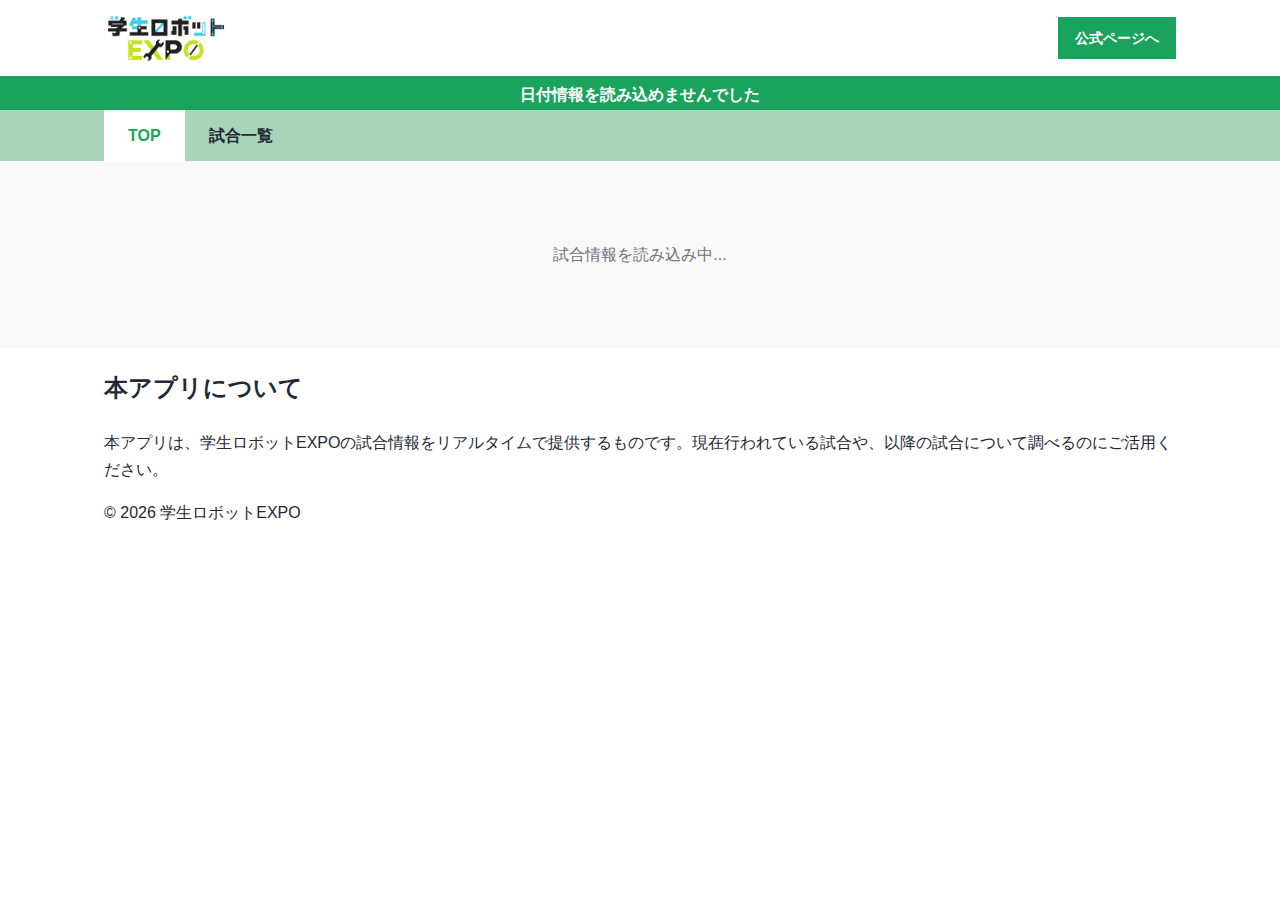
<file: index.html>
<!doctype html>
<html lang="ja">
	<head>
		<meta charset="UTF-8" />
		<meta name="viewport" content="width=device-width, initial-scale=1.0" />
		<link rel="icon" href="./img/logo.png" type="image/png" />
		<meta name="description" content="学生ロボットEXPOの試合情報ページ" />
		<title>学生ロボットEXPO</title>
		<link rel="stylesheet" href="./style.css" />
	</head>
	<body>
		<header class="site-header">
			<div class="container header-inner">
				<img class="logo" src="./img/logo.png" alt="学習ロボ展示会ロゴ" />
				<a class="btn official" href="https://robot.exposition.tokyo/index.html" target="_blank" rel="noopener noreferrer">
					公式ページへ
				</a>
			</div>
		</header>

		<div class="date-box">
			<div class="container">
				<p class="date-text" id="event-date">読み込み中...</p>
			</div>
		</div>

		<nav class="menu-box">
			<div class="container">
				<ul class="menu">
					<li><a href="#top" class="menu-item active" onclick="showPage('top'); return false;">TOP</a></li>
					<li><a href="#schedule" class="menu-item" onclick="showPage('schedule'); return false;">試合一覧</a></li>
				</ul>
			</div>
		</nav>

		<section id="page-top" class="page-section page-active">
			<section class="match-info-section">
				<div class="container">
					<div id="match-info-container" class="match-info-container">
						<div class="match-loading">試合情報を読み込み中...</div>
					</div>
				</div>
			</section>

			<main>
				<section class="section" id="about">
					<div class="container">
						<h2>本アプリについて</h2>
						<p>
							本アプリは、学生ロボットEXPOの試合情報をリアルタイムで提供するものです。現在行われている試合や、以降の試合について調べるのにご活用ください。
						</p>
					</div>
				</section>
			</main>
		</section>

		<section id="page-schedule" class="page-section">
			<div class="schedule-container">
				<div class="container">
					<h2>試合一覧</h2>
					<div id="schedule-content" class="schedule-content">
						<div class="match-loading">試合情報を読み込み中...</div>
					</div>
				</div>
			</div>
		</section>

		<footer class="site-footer">
			<div class="container">
				<p class="muted">&copy; 2026 学生ロボットEXPO</p>
			</div>
		</footer>

		<script>
			const sportNames = {
				'Soccer': 'サッカー',
				'rescue-maze': 'レスキューメイズ',
				'rescue-line': 'レスキューライン'
			};

			let globalData = null;

			function showPage(page) {
				document.querySelectorAll('.page-section').forEach(el => {
					el.classList.remove('page-active');
				});
				document.getElementById(`page-${page}`).classList.add('page-active');

				document.querySelectorAll('.menu-item').forEach(el => {
					el.classList.remove('active');
				});
				event.target.classList.add('active');

				if (page === 'schedule' && globalData) {
					displaySchedulePage(globalData);
				}
			}

			fetch('./data.json')
				.then(response => response.json())
				.then(data => {
					globalData = data;
					const dateElement = document.getElementById('event-date');
					dateElement.textContent = `日付: ${data.date} | 更新: ${data.update}`;
					
					displayAllMatchInfo(data);
				})
				.catch(error => {
					console.error('データの読み込みに失敗しました:', error);
					document.getElementById('event-date').textContent = '日付情報を読み込めませんでした';
				});

			function displayAllMatchInfo(data) {
				const updateTime = data.update;
				const container = document.getElementById('match-info-container');
				let html = '';

				Object.keys(data).forEach(sport => {
					if (sport === 'date' || sport === 'update') return;
					
					const schedule = data[sport].schedule;
					const sportName = sportNames[sport] || sport;
					
					const nowMatches = schedule.filter(match => {
						return match.time <= updateTime && !match.finish;
					});
					const nowMatch = nowMatches[nowMatches.length - 1];
					
					const nextMatch = schedule.find(match => {
						return match.time > updateTime && !match.finish;
					});

					if (nowMatch || nextMatch) {
						html += `<div class="sport-section">
							<h3 class="sport-title">${sportName}</h3>
							<div class="match-grid">`;
						
						if (nowMatch) {
							html += generateMatchCard('Now', nowMatch, sport);
						}
						
						if (nextMatch) {
							html += generateMatchCard('Next', nextMatch, sport);
						}
						
						html += `</div></div>`;
					}
				});

				if (html === '') {
					container.innerHTML = '<div class="no-match">表示する試合情報がありません</div>';
				} else {
					container.innerHTML = html;
				}
			}

			function displaySchedulePage(data) {
				const container = document.getElementById('schedule-content');
				let html = '';

				Object.keys(data).forEach(sport => {
					if (sport === 'date' || sport === 'update') return;
					
					const schedule = data[sport].schedule;
					const sportName = sportNames[sport] || sport;
					
					const sortedSchedule = [...schedule].sort((a, b) => {
						return a.time.localeCompare(b.time);
					});

					html += `<div class="sport-schedule-section">
						<h3 class="sport-schedule-title">${sportName}</h3>
						<table class="schedule-table">
							<thead>
								<tr>
									<th>時間</th>
									<th>試合情報</th>
									<th>状態</th>
								</tr>
							</thead>
							<tbody>`;

					sortedSchedule.forEach(match => {
						let matchInfo = '';
						let status = '';

						if (sport === 'Soccer') {
							matchInfo = `${match.team1} <span class="vs">vs</span> ${match.team2}`;
							if (match.finish && match.score1 !== null && match.score2 !== null) {
								status = `<span class="result">${match.score1} - ${match.score2}</span>`;
							} else {
								status = match.finish ? '終了' : '予定';
							}
						} else {
							matchInfo = `${match.team} (Run ${match.run})`;
							if (match.finish && match.score !== null) {
								status = `<span class="score">${match.score}</span>`;
							} else {
								status = match.finish ? '終了' : '予定';
							}
						}

						html += `
							<tr${match.finish ? ' class="finished"' : ''}>
								<td class="time">${match.time}</td>
								<td>${matchInfo}</td>
								<td>${status}</td>
							</tr>
						`;
					});

					html += `</tbody>
						</table>
					</div>`;
				});

				container.innerHTML = html;
			}

			function generateMatchCard(label, match, sport) {
				const isNow = label === 'Now';
				const cardClass = isNow ? 'match-card match-card-now' : 'match-card';
				const labelClass = isNow ? 'match-label match-label-now' : 'match-label';
				let matchHtml = `
					<div class="${cardClass}">
						<h3 class="match-title">
							<span class="${labelClass}">${label}</span>
						</h3>
						<div class="match-content">
							<div class="match-time">${match.time}</div>
				`;

				if (sport === 'Soccer') {
					matchHtml += `
						<div class="match-teams">
							<div class="team">${match.team1}</div>
							<div class="team-vs">vs</div>
							<div class="team">${match.team2}</div>
						</div>
					`;
				} else {
					matchHtml += `
						<div class="match-teams">
							<div class="team single-team">${match.team}</div>
						</div>
						<div class="match-run">Run ${match.run}</div>
					`;
				}

				matchHtml += `
						</div>
					</div>
				`;
				
				return matchHtml;
			}
		</script>
	</body>
</html>
</file>
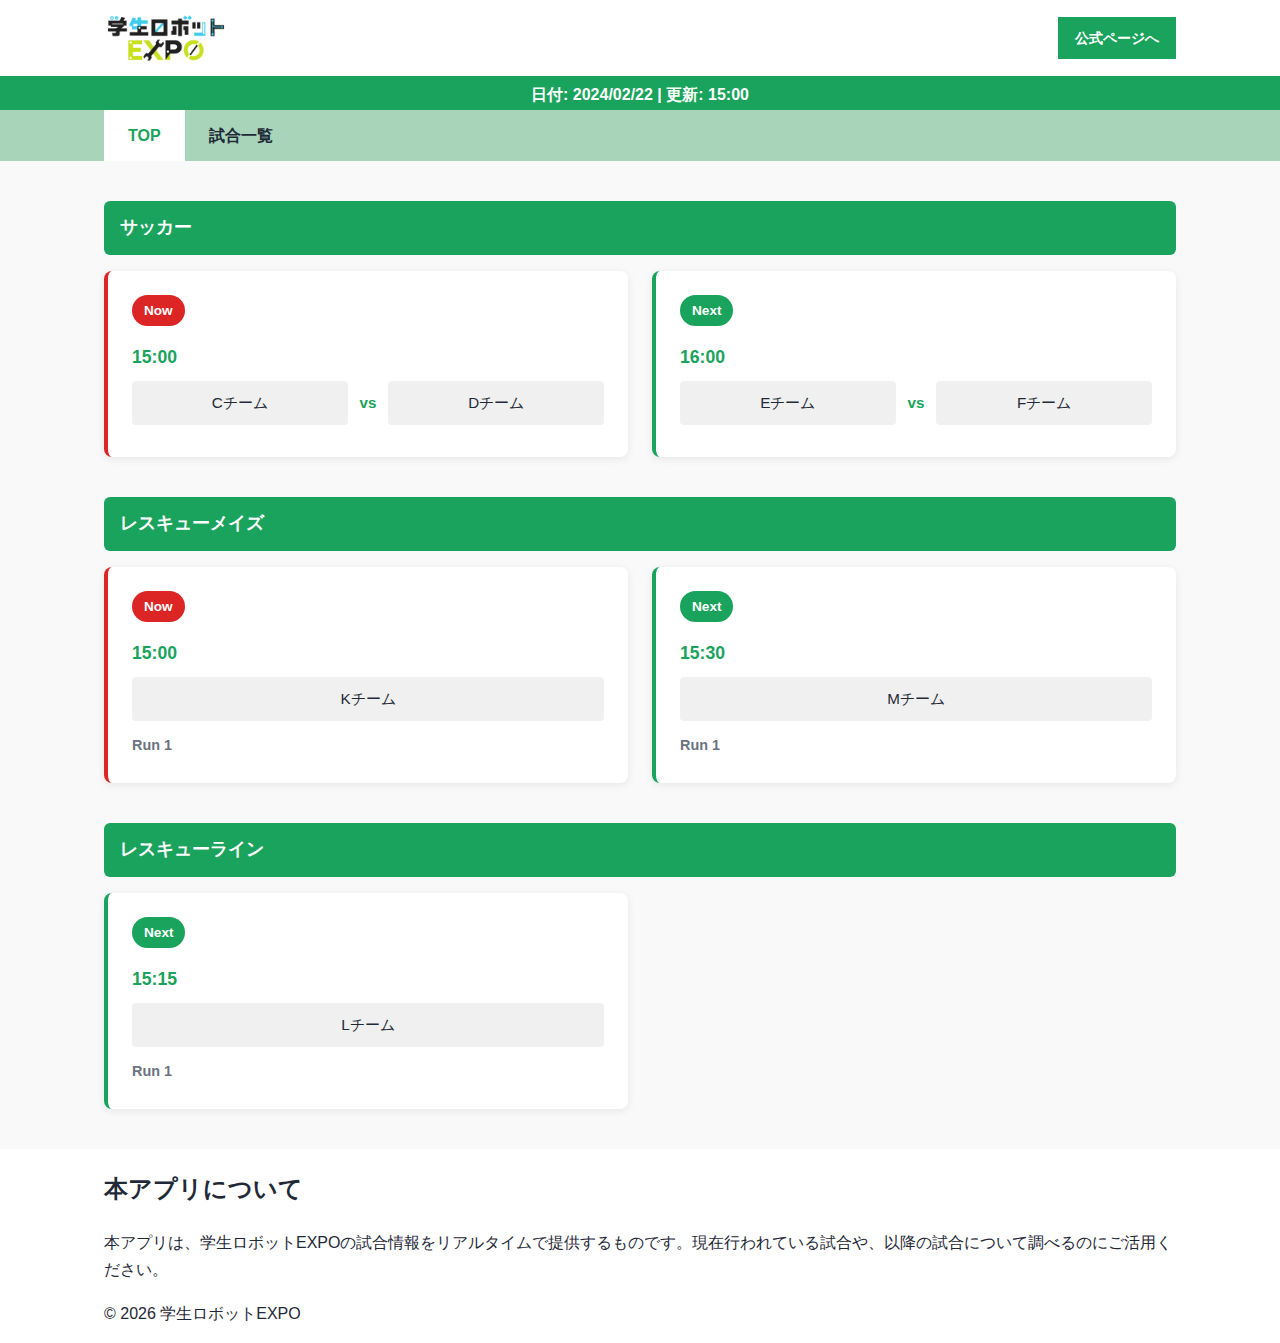
<file: src/index.html>
<!doctype html>
<html lang="ja">
	<head>
		<meta charset="UTF-8" />
		<meta name="viewport" content="width=device-width, initial-scale=1.0" />
		<meta name="description" content="学習ロボ展示会の紹介ページ" />
		<title>学習ロボ展示会</title>
		<link rel="stylesheet" href="./style.css" />
	</head>
	<body>
		<header class="site-header">
			<div class="container header-inner">
				<img class="logo" src="./img/logo.png" alt="学習ロボ展示会ロゴ" />
				<a class="btn official" href="https://robot.exposition.tokyo/index.html" target="_blank" rel="noopener noreferrer">
					公式ページへ
				</a>
			</div>
		</header>

		<div class="date-box">
			<div class="container">
				<p class="date-text" id="event-date">読み込み中...</p>
			</div>
		</div>

		<nav class="menu-box">
			<div class="container">
				<ul class="menu">
					<li><a href="#top" class="menu-item active" onclick="showPage('top'); return false;">TOP</a></li>
					<li><a href="#schedule" class="menu-item" onclick="showPage('schedule'); return false;">試合一覧</a></li>
				</ul>
			</div>
		</nav>

		<section id="page-top" class="page-section page-active">
			<section class="match-info-section">
				<div class="container">
					<div id="match-info-container" class="match-info-container">
						<div class="match-loading">試合情報を読み込み中...</div>
					</div>
				</div>
			</section>

			<main>
				<section class="section" id="about">
					<div class="container">
						<h2>本アプリについて</h2>
						<p>
							本アプリは、学生ロボットEXPOの試合情報をリアルタイムで提供するものです。現在行われている試合や、以降の試合について調べるのにご活用ください。
						</p>
					</div>
				</section>
			</main>
		</section>

		<section id="page-schedule" class="page-section">
			<div class="schedule-container">
				<div class="container">
					<h2>試合一覧</h2>
					<div id="schedule-content" class="schedule-content">
						<div class="match-loading">試合情報を読み込み中...</div>
					</div>
				</div>
			</div>
		</section>

		<footer class="site-footer">
			<div class="container">
				<p class="muted">&copy; 2026 学生ロボットEXPO</p>
			</div>
		</footer>

		<script>
			const sportNames = {
				'Soccer': 'サッカー',
				'rescue-maze': 'レスキューメイズ',
				'rescue-line': 'レスキューライン'
			};

			let globalData = null;

			function showPage(page) {
				document.querySelectorAll('.page-section').forEach(el => {
					el.classList.remove('page-active');
				});
				document.getElementById(`page-${page}`).classList.add('page-active');

				document.querySelectorAll('.menu-item').forEach(el => {
					el.classList.remove('active');
				});
				event.target.classList.add('active');

				if (page === 'schedule' && globalData) {
					displaySchedulePage(globalData);
				}
			}

			fetch('./data.json')
				.then(response => response.json())
				.then(data => {
					globalData = data;
					const dateElement = document.getElementById('event-date');
					dateElement.textContent = `日付: ${data.date} | 更新: ${data.update}`;
					
					displayAllMatchInfo(data);
				})
				.catch(error => {
					console.error('データの読み込みに失敗しました:', error);
					document.getElementById('event-date').textContent = '日付情報を読み込めませんでした';
				});

			function displayAllMatchInfo(data) {
				const updateTime = data.update;
				const container = document.getElementById('match-info-container');
				let html = '';

				Object.keys(data).forEach(sport => {
					if (sport === 'date' || sport === 'update') return;
					
					const schedule = data[sport].schedule;
					const sportName = sportNames[sport] || sport;
					
					const nowMatches = schedule.filter(match => {
						return match.time <= updateTime && !match.finish;
					});
					const nowMatch = nowMatches[nowMatches.length - 1];
					
					const nextMatch = schedule.find(match => {
						return match.time > updateTime && !match.finish;
					});

					if (nowMatch || nextMatch) {
						html += `<div class="sport-section">
							<h3 class="sport-title">${sportName}</h3>
							<div class="match-grid">`;
						
						if (nowMatch) {
							html += generateMatchCard('Now', nowMatch, sport);
						}
						
						if (nextMatch) {
							html += generateMatchCard('Next', nextMatch, sport);
						}
						
						html += `</div></div>`;
					}
				});

				if (html === '') {
					container.innerHTML = '<div class="no-match">表示する試合情報がありません</div>';
				} else {
					container.innerHTML = html;
				}
			}

			function displaySchedulePage(data) {
				const container = document.getElementById('schedule-content');
				let html = '';

				Object.keys(data).forEach(sport => {
					if (sport === 'date' || sport === 'update') return;
					
					const schedule = data[sport].schedule;
					const sportName = sportNames[sport] || sport;
					
					const sortedSchedule = [...schedule].sort((a, b) => {
						return a.time.localeCompare(b.time);
					});

					html += `<div class="sport-schedule-section">
						<h3 class="sport-schedule-title">${sportName}</h3>
						<table class="schedule-table">
							<thead>
								<tr>
									<th>時間</th>
									<th>試合情報</th>
									<th>状態</th>
								</tr>
							</thead>
							<tbody>`;

					sortedSchedule.forEach(match => {
						let matchInfo = '';
						let status = '';

						if (sport === 'Soccer') {
							matchInfo = `${match.team1} <span class="vs">vs</span> ${match.team2}`;
							if (match.finish && match.score1 !== null && match.score2 !== null) {
								status = `<span class="result">${match.score1} - ${match.score2}</span>`;
							} else {
								status = match.finish ? '終了' : '予定';
							}
						} else {
							matchInfo = `${match.team} (Run ${match.run})`;
							if (match.finish && match.score !== null) {
								status = `<span class="score">${match.score}</span>`;
							} else {
								status = match.finish ? '終了' : '予定';
							}
						}

						html += `
							<tr${match.finish ? ' class="finished"' : ''}>
								<td class="time">${match.time}</td>
								<td>${matchInfo}</td>
								<td>${status}</td>
							</tr>
						`;
					});

					html += `</tbody>
						</table>
					</div>`;
				});

				container.innerHTML = html;
			}

			function generateMatchCard(label, match, sport) {
				const isNow = label === 'Now';
				const cardClass = isNow ? 'match-card match-card-now' : 'match-card';
				const labelClass = isNow ? 'match-label match-label-now' : 'match-label';
				let matchHtml = `
					<div class="${cardClass}">
						<h3 class="match-title">
							<span class="${labelClass}">${label}</span>
						</h3>
						<div class="match-content">
							<div class="match-time">${match.time}</div>
				`;

				if (sport === 'Soccer') {
					matchHtml += `
						<div class="match-teams">
							<div class="team">${match.team1}</div>
							<div class="team-vs">vs</div>
							<div class="team">${match.team2}</div>
						</div>
					`;
				} else {
					matchHtml += `
						<div class="match-teams">
							<div class="team single-team">${match.team}</div>
						</div>
						<div class="match-run">Run ${match.run}</div>
					`;
				}

				matchHtml += `
						</div>
					</div>
				`;
				
				return matchHtml;
			}
		</script>
	</body>
</html>
</file>
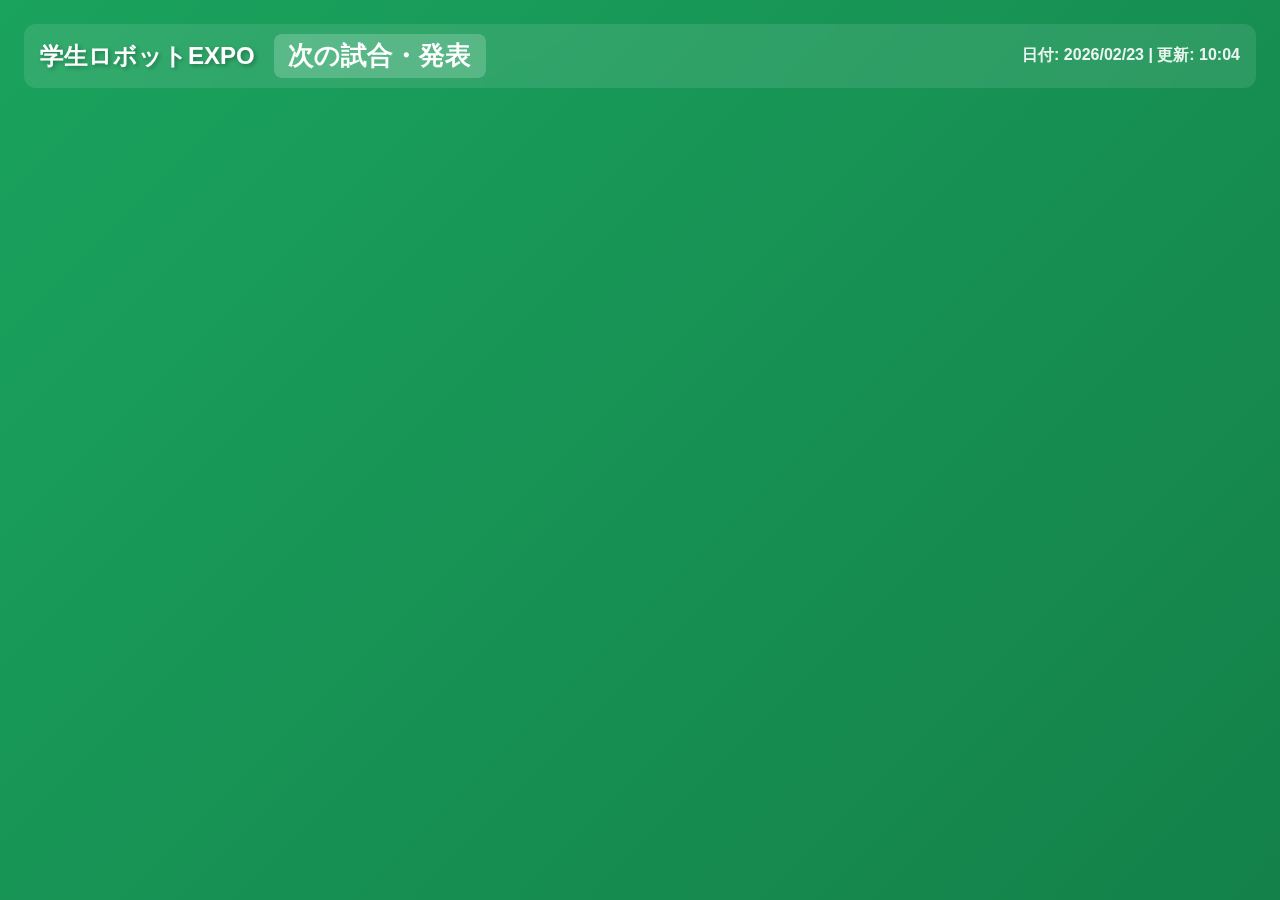
<file: display.html>
<!doctype html>
<html lang="ja">
<head>
    <meta charset="UTF-8" />
    <meta name="viewport" content="width=device-width, initial-scale=1.0" />
    <title>学生ロボットEXPO - 会場掲示</title>
    <style>
        /* スタイルは変更なし（完成されているため維持） */
        * { margin: 0; padding: 0; box-sizing: border-box; }
        body {
            font-family: "Noto Sans JP", "Hiragino Sans", "Helvetica Neue", Arial, sans-serif;
            background: linear-gradient(135deg, #1aa35d 0%, #14814a 100%);
            color: #ffffff;
            overflow: hidden;
            height: 100vh;
        }
        .container {
            max-width: 1400px;
            margin: 0 auto;
            padding: 1.5rem;
            height: 100vh;
            display: flex;
            flex-direction: column;
        }
        .header {
            margin-bottom: 0.8rem;
            padding: 0.6rem 1rem;
            background: rgba(255, 255, 255, 0.1);
            border-radius: 12px;
            backdrop-filter: blur(10px);
            display: flex;
            justify-content: space-between;
            align-items: center;
        }
        .header-left { display: flex; align-items: baseline; gap: 1.2rem; }
        .logo-title { font-size: 1.5rem; font-weight: 900; text-shadow: 2px 2px 4px rgba(0, 0, 0, 0.3); }
        .current-screen-title {
            font-size: 1.6rem;
            font-weight: 900;
            color: #ffffff;
            padding: 0.3rem 0.9rem;
            background: rgba(255, 255, 255, 0.2);
            border-radius: 8px;
        }
        .date-info { font-size: 1rem; font-weight: 600; opacity: 0.9; }
        .content-area { flex: 1; position: relative; overflow: hidden; }
        .screen {
            position: absolute;
            top: 0; left: 0;
            width: 100%; height: 100%;
            opacity: 0;
            display: none;
            transition: opacity 0.4s ease;
        }
        .screen.active { opacity: 1; display: block; }
        .schedule-item, .match-card { opacity: 0; transform: translateY(30px); }
        .animate { animation: slideInUp 0.6s cubic-bezier(0.23, 1, 0.32, 1) forwards; }
        @keyframes slideInUp { to { opacity: 1; transform: translateY(0); } }
        .next-matches { display: grid; grid-template-columns: repeat(2, 1fr); gap: 1.2rem; }
        .match-card {
            background: rgba(255, 255, 255, 0.95);
            color: #1f2937; padding: 1.5rem; border-radius: 20px;
            box-shadow: 0 10px 30px rgba(0, 0, 0, 0.3);
            display: flex; flex-direction: column; justify-content: center;
        }
        .sport-label { font-size: 1.8rem; font-weight: 900; color: #1aa35d; text-align: center; }
        .next-label { 
            display: block; width: fit-content; margin: 0.3rem auto 0.8rem; 
            background: #1aa35d; color: #fff; padding: 0.2rem 1.2rem; border-radius: 50px; font-size: 1rem; 
        }
        .match-time { font-size: 1.6rem; font-weight: 900; color: #1aa35d; text-align: center; }
        .match-teams { font-size: 1.4rem; font-weight: 700; text-align: center; margin-top: 0.5rem; }
        .prezen-title-next { 
            font-size: 1.1rem; color: #4b5563; text-align: center; margin-top: 0.8rem; 
            font-weight: 600; border-top: 2px solid #f3f4f6; padding-top: 0.8rem;
        }
        .schedule-items { display: flex; flex-direction: column; gap: 0.4rem; }
        .schedule-item {
            display: flex; align-items: center; padding: 0.7rem 1.5rem;
            background: rgba(255, 255, 255, 0.95);
            border-radius: 40px; border-left: 5px solid #1aa35d;
            box-shadow: 0 2px 8px rgba(0, 0, 0, 0.1);
        }
        .schedule-item-time { font-size: 1.3rem; font-weight: 900; color: #1aa35d; min-width: 80px; }
        .schedule-item-content { flex: 1; font-size: 1.3rem; font-weight: 700; color: #1f2937; margin: 0 1rem; }
        .schedule-item-status { font-size: 0.9rem; font-weight: 700; padding: 0.3rem 0.7rem; border-radius: 20px; white-space: nowrap; }
        .status-finished { background: #d1d5db; color: #6b7280; }
        .status-ongoing { background: #fef3c7; color: #92400e; }
        .status-upcoming { background: #dbeafe; color: #1e40af; }
        .no-match { text-align: center; font-size: 1.6rem; padding: 4rem; background: rgba(255,255,255,0.1); border-radius: 20px; width: 100%; }
    </style>
</head>
<body>
    <div class="container">
        <div class="header">
            <div class="header-left">
                <div class="logo-title">学生ロボットEXPO</div>
                <div class="current-screen-title" id="current-screen-title">--</div>
            </div>
            <div class="date-info" id="date-info">データ読込中...</div>
        </div>
        <div class="content-area">
            <div class="screen" id="screen-next"><div class="next-matches" id="next-matches-container"></div></div>
            <div class="screen" id="screen-soccer"><div class="schedule-items" id="soccer-schedule"></div></div>
            <div class="screen" id="screen-rescue-line"><div class="schedule-items" id="rescue-line-schedule"></div></div>
            <div class="screen" id="screen-rescue-maze"><div class="schedule-items" id="rescue-maze-schedule"></div></div>
            <div class="screen" id="screen-prezen"><div class="schedule-items" id="prezen-schedule"></div></div>
        </div>
    </div>

    <script>
        const CONFIG = {
            duration: 8000,
            dataUrl: './data.json',
            sportKeys: ['soccer', 'rescue-line', 'rescue-maze', 'prezen'],
            sportDisplayNames: { 'soccer': 'サッカー', 'rescue-maze': 'レスキューメイズ', 'rescue-line': 'レスキューライン', 'prezen': 'プレゼン' },
            screenTitles: { 'screen-next': '次の試合・発表', 'screen-soccer': 'サッカー 試合一覧', 'screen-rescue-line': 'レスキューライン 試合一覧', 'screen-rescue-maze': 'レスキューメイズ 試合一覧', 'screen-prezen': '発表一覧' },
            screens: ['screen-next', 'screen-soccer', 'screen-rescue-line', 'screen-rescue-maze', 'screen-prezen']
        };

        let state = { step: 0, data: null };

        async function fetchLatestData() {
            try {
                const response = await fetch(CONFIG.dataUrl);
                const rawData = await response.json();
                state.data = normalizeData(rawData);
                
                document.getElementById('date-info').textContent = `日付: ${state.data.date || '--'} | 更新: ${state.data.update || '--:--'}`;
                renderAllScreens();
                
                const activeScreen = document.querySelector('.screen.active');
                if (activeScreen && activeScreen.id !== 'screen-next') {
                    const targetId = activeScreen.id;
                    setTimeout(() => {
                        const items = activeScreen.querySelectorAll('.schedule-item, .match-card');
                        items.forEach((el, i) => {
                            el.classList.remove('animate');
                            el.style.animation = 'none';
                            el.style.animationDelay = `${i * 100}ms`;
                        });
                        setTimeout(() => {
                            items.forEach((el) => {
                                el.style.animation = '';
                                el.classList.add('animate');
                            });
                        }, 10);
                    }, 10);
                }
            } catch (e) {
                document.getElementById('date-info').textContent = "エラー: data.jsonが見つかりません";
            }
        }

        function normalizeData(data) {
            const normalized = {};
            Object.keys(data).forEach(key => {
                normalized[key.toLowerCase()] = data[key];
            });
            return normalized;
        }

        function renderAllScreens() {
            if (!state.data) return;
            const now = state.data.update || "00:00";

            renderNextMatchesScreen();

            CONFIG.sportKeys.forEach(key => {
                const container = document.getElementById(`${key}-schedule`);
                if (!container) return;
                
                // 終了していない試合のみを取得
                const items = (state.data[key]?.schedule || []).filter(m => !m.finish);
                container.innerHTML = items.length ? items.map(m => createItemHtml(key, m)).join('') : '<div class="no-match">試合予定はありません</div>';
            });
        }

        function renderNextMatchesScreen() {
            if (!state.data) return;
            const now = state.data.update || "00:00";

            let nextHtml = '';
            CONFIG.sportKeys.forEach(key => {
                const sportData = state.data[key];
                if (sportData && sportData.schedule) {
                    const next = sportData.schedule.find(m => m.time > now && !m.finish);
                    if (next) {
                        const teamInfo = key === 'soccer' ? `${next.team1} vs ${next.team2}` : (key === 'prezen' ? next.name : `${next.team} (Run ${next.run})`);
                        const prezenTitle = (key === 'prezen' && next.title) ? `<div class="prezen-title-next">${next.title}</div>` : '';
                        const timeDisplay = (key === 'prezen' && next.ftime) ? `${next.time} - ${next.ftime}` : next.time;
                        nextHtml += `<div class="match-card">
                            <div class="sport-label">${CONFIG.sportDisplayNames[key]}</div>
                            <div class="next-label">NEXT</div>
                            <div class="match-time">${timeDisplay}</div>
                            <div class="match-teams">${teamInfo}</div>
                            ${prezenTitle}
                        </div>`;
                    }
                }
            });
            document.getElementById('next-matches-container').innerHTML = nextHtml || '<div class="no-match">本日の予定はすべて終了しました</div>';
        }

        function createItemHtml(key, m) {
            const isOngoing = m.time <= state.data.update && !m.finish;
            const statusStr = m.finish ? '終了' : (isOngoing ? '進行中' : '予定');
            const statusCls = m.finish ? 'status-finished' : (isOngoing ? 'status-ongoing' : 'status-upcoming');
            
            let info = "";
            let timeDisplay = m.time;
            
            if (key === 'soccer') {
                info = `${m.team1} vs ${m.team2}`;
                if (m.finish && m.score1 !== undefined) info += ` (${m.score1}-${m.score2})`;
            } else if (key === 'prezen') {
                info = `${m.name} / ${m.title}`;
                if (m.ftime) timeDisplay = `${m.time} - ${m.ftime}`;
            } else {
                info = `${m.team} (Run ${m.run})`;
            }
            
            return `<div class="schedule-item">
                <div class="schedule-item-time">${timeDisplay}</div>
                <div class="schedule-item-content">${info}</div>
                <div class="schedule-item-status ${statusCls}">${statusStr}</div>
            </div>`;
        }

        function updateDisplay() {
            const screenCount = CONFIG.screens.length;
            const screenIndex = state.step % screenCount;
            const targetId = CONFIG.screens[screenIndex];

            CONFIG.screens.forEach(id => {
                const el = document.getElementById(id);
                el.classList.remove('active');
                el.style.display = 'none';
                el.querySelectorAll('.animate').forEach(child => child.classList.remove('animate'));
            });

            const targetEl = document.getElementById(targetId);
            if (!targetEl) return;
            targetEl.style.display = 'block';
            
            setTimeout(() => {
                targetEl.classList.add('active');
                document.getElementById('current-screen-title').textContent = CONFIG.screenTitles[targetId];
                
                const items = targetEl.querySelectorAll('.schedule-item, .match-card');
                items.forEach((el, i) => {
                    el.style.animationDelay = `${i * 100}ms`;
                    void el.offsetWidth;
                    el.classList.add('animate');
                });
                
                if (targetId === 'screen-next') {
                    fetchLatestData().then(() => {
                        renderNextMatchesScreen();
                        const nextItems = targetEl.querySelectorAll('.match-card');
                        nextItems.forEach((el, i) => {
                            el.classList.remove('animate');
                            el.style.animation = 'none';
                            el.style.animationDelay = `${i * 100}ms`;
                        });
                        setTimeout(() => {
                            nextItems.forEach((el) => {
                                el.style.animation = '';
                                el.classList.add('animate');
                            });
                        }, 10);
                    });
                }
            }, 10);
        }

        function tick() {
            state.step++;
            fetchLatestData().then(() => {
                updateDisplay();
            });
        }

        async function init() {
            await fetchLatestData();
            updateDisplay();
            setInterval(tick, CONFIG.duration);
        }

        window.addEventListener('load', init);
    </script>
</body>
</html>
</file>
<file: style.css>
:root {
	color-scheme: light;
	--green: #1aa35d;
	--green-dark: #14814a;
	--text: #1f2937;
	--muted: #6b7280;
	--bg: #ffffff;
	--line: #e5e7eb;
}

* {
	box-sizing: border-box;
}

body {
	margin: 0;
	font-family: "Noto Sans JP", "Hiragino Sans", "Helvetica Neue", Arial, sans-serif;
	color: var(--text);
	background: var(--bg);
	line-height: 1.7;
}

img {
	max-width: 100%;
	display: block;
}

.container {
	max-width: 1120px;
	margin: 0 auto;
	padding: 0 24px;
}

.site-header {
	background: #ffffff;
	border-bottom: 4px solid var(--green);
	padding: 0.2em 0;
}

.header-inner {
	display: flex;
	align-items: center;
	justify-content: space-between;
	gap: 16px;
}

.logo {
	height: 70px;
	width: auto;
}

.btn {
	display: inline-flex;
	align-items: center;
	justify-content: center;
	gap: 8px;
	padding: 8px 16px;
	font-size: 0.9rem;
	font-weight: 700;
	text-decoration: none;
	border: 1px solid transparent;
	transition: transform 0.2s ease, box-shadow 0.2s ease, background 0.2s ease;
}

.btn.official {
	background: var(--green);
	color: #ffffff;
}

.btn.official:hover {
	background: var(--green-dark);
	transform: translateY(-1px);
}

.btn.official:focus-visible {
	outline: 3px solid rgba(26, 163, 93, 0.35);
	outline-offset: 3px;
}

.date-box {
	background: var(--green);
	color: #ffffff;
	padding: 1px 0;
	text-align: center;
}

.date-text {
	margin: 0;
	font-size: 1rem;
	font-weight: 700;
}

.menu-box {
	background: #a8d5ba;
	padding: 0;
}

.menu {
	margin: 0;
	padding: 0;
	list-style: none;
	display: flex;
	gap: 0;
}

.menu-item {
	display: inline-block;
	padding: 12px 24px;
	text-decoration: none;
	color: var(--text);
	font-weight: 600;
	background: #a8d5ba;
	border: none;
	cursor: pointer;
	transition: background 0.2s ease;
}

.menu-item:hover {
	background: #90c9a0;
}

.menu-item.active {
	background: #ffffff;
	color: var(--green);
}

.match-info-section {
	background: #f9f9f9;
	padding: 40px 0;
}

.match-info-container {
	display: flex;
	flex-direction: column;
	gap: 40px;
}

.sport-section {
	display: flex;
	flex-direction: column;
	gap: 16px;
}

.sport-title {
	margin: 0;
	padding: 12px 16px;
	background: var(--green);
	color: #ffffff;
	font-size: 1.1rem;
	font-weight: 700;
	border-radius: 6px;
}

.match-loading {
	text-align: center;
	color: var(--muted);
	padding: 40px 0;
}

.match-grid {
	display: grid;
	grid-template-columns: 1fr 1fr;
	gap: 24px;
}

.match-card {
	background: #ffffff;
	border-radius: 8px;
	padding: 24px;
	border-left: 4px solid var(--green);
	box-shadow: 0 2px 8px rgba(0, 0, 0, 0.08);
}

.match-card-now {
	border-left-color: #dc2626;
}

.match-title {
	margin: 0 0 16px 0;
	font-size: 1rem;
}

.match-label {
	display: inline-block;
	background: var(--green);
	color: #ffffff;
	padding: 4px 12px;
	border-radius: 20px;
	font-size: 0.85rem;
	font-weight: 700;
}

.match-label-now {
	background: #dc2626 !important;
}

.match-content {
	font-size: 0.95rem;
	line-height: 1.8;
	color: var(--text);
}

.match-time {
	font-weight: 700;
	color: var(--green);
	font-size: 1.1rem;
	margin-bottom: 8px;
}

.match-teams {
	display: flex;
	align-items: center;
	gap: 12px;
	margin: 8px 0;
}

.team {
	flex: 1;
	text-align: center;
	padding: 8px;
	background: #f0f0f0;
	border-radius: 4px;
}

.team.single-team {
	flex: none;
	width: 100%;
}

.team-vs {
	font-weight: 700;
	color: var(--green);
}

.match-run {
	margin-top: 12px;
	font-size: 0.9rem;
	color: var(--muted);
	font-weight: 600;
}

.no-match {
	color: var(--muted);
	font-style: italic;
	text-align: center;
	padding: 40px 0;
}

/* ページセクション */
.page-section {
	display: none;
}

.page-section.page-active {
	display: block;
}

/* 試合一覧ページ */
.schedule-container {
	background: #f9f9f9;
	padding: 40px 0;
}

.schedule-content {
	display: flex;
	flex-direction: column;
	gap: 40px;
}

.schedule-content h2 {
	margin-top: 0;
	color: var(--text);
}

.sport-schedule-section {
	margin-top: 20px;
}

.sport-schedule-title {
	margin: 0 0 16px 0;
	padding: 12px 16px;
	background: var(--green);
	color: #ffffff;
	font-size: 1.1rem;
	font-weight: 700;
	border-radius: 6px;
}

.schedule-table {
	width: 100%;
	border-collapse: collapse;
	background: #ffffff;
	border-radius: 8px;
	overflow: hidden;
	box-shadow: 0 2px 8px rgba(0, 0, 0, 0.08);
}

.schedule-table thead {
	background: #e8f5f0;
}

.schedule-table th {
	padding: 12px 16px;
	text-align: left;
	font-weight: 700;
	color: var(--green);
	border-bottom: 2px solid var(--line);
}

.schedule-table td {
	padding: 12px 16px;
	border-bottom: 1px solid var(--line);
}

.schedule-table tbody tr:last-child td {
	border-bottom: none;
}

.schedule-table tbody tr.finished td {
	background: #f5f5f5;
	color: var(--muted);
}

.schedule-table .time {
	font-weight: 700;
	color: var(--green);
	width: 80px;
}

.schedule-table .vs {
	color: var(--muted);
	margin: 0 8px;
}

.schedule-table .result {
	font-weight: 700;
	color: var(--text);
}

.schedule-table .score {
	font-weight: 700;
	color: var(--text);
}

@media (max-width: 640px) {
	.schedule-table {
		font-size: 0.9rem;
	}

	.schedule-table th,
	.schedule-table td {
		padding: 8px 12px;
	}

	.schedule-table .time {
		width: 60px;
	}

	.match-grid {
		grid-template-columns: 1fr;
	}
}

@media (max-width: 640px) {
	.container {
		padding: 0 16px;
	}

	.header-inner {
		padding: 20px 0;
	}

	.logo {
		height: 40px;
	}

	.btn.official {
		white-space: nowrap;
	}
}

@media (max-width: 400px) {
	.container {
		padding: 0 12px;
	}

	.btn {
		padding: 8px 14px;
		font-size: 0.85rem;
	}
}
</file>
<file: src/style.css>
:root {
	color-scheme: light;
	--green: #1aa35d;
	--green-dark: #14814a;
	--text: #1f2937;
	--muted: #6b7280;
	--bg: #ffffff;
	--line: #e5e7eb;
}

* {
	box-sizing: border-box;
}

body {
	margin: 0;
	font-family: "Noto Sans JP", "Hiragino Sans", "Helvetica Neue", Arial, sans-serif;
	color: var(--text);
	background: var(--bg);
	line-height: 1.7;
}

img {
	max-width: 100%;
	display: block;
}

.container {
	max-width: 1120px;
	margin: 0 auto;
	padding: 0 24px;
}

.site-header {
	background: #ffffff;
	border-bottom: 4px solid var(--green);
	padding: 0.2em 0;
}

.header-inner {
	display: flex;
	align-items: center;
	justify-content: space-between;
	gap: 16px;
}

.logo {
	height: 70px;
	width: auto;
}

.btn {
	display: inline-flex;
	align-items: center;
	justify-content: center;
	gap: 8px;
	padding: 8px 16px;
	font-size: 0.9rem;
	font-weight: 700;
	text-decoration: none;
	border: 1px solid transparent;
	transition: transform 0.2s ease, box-shadow 0.2s ease, background 0.2s ease;
}

.btn.official {
	background: var(--green);
	color: #ffffff;
}

.btn.official:hover {
	background: var(--green-dark);
	transform: translateY(-1px);
}

.btn.official:focus-visible {
	outline: 3px solid rgba(26, 163, 93, 0.35);
	outline-offset: 3px;
}

.date-box {
	background: var(--green);
	color: #ffffff;
	padding: 1px 0;
	text-align: center;
}

.date-text {
	margin: 0;
	font-size: 1rem;
	font-weight: 700;
}

.menu-box {
	background: #a8d5ba;
	padding: 0;
}

.menu {
	margin: 0;
	padding: 0;
	list-style: none;
	display: flex;
	gap: 0;
}

.menu-item {
	display: inline-block;
	padding: 12px 24px;
	text-decoration: none;
	color: var(--text);
	font-weight: 600;
	background: #a8d5ba;
	border: none;
	cursor: pointer;
	transition: background 0.2s ease;
}

.menu-item:hover {
	background: #90c9a0;
}

.menu-item.active {
	background: #ffffff;
	color: var(--green);
}

.match-info-section {
	background: #f9f9f9;
	padding: 40px 0;
}

.match-info-container {
	display: flex;
	flex-direction: column;
	gap: 40px;
}

.sport-section {
	display: flex;
	flex-direction: column;
	gap: 16px;
}

.sport-title {
	margin: 0;
	padding: 12px 16px;
	background: var(--green);
	color: #ffffff;
	font-size: 1.1rem;
	font-weight: 700;
	border-radius: 6px;
}

.match-loading {
	text-align: center;
	color: var(--muted);
	padding: 40px 0;
}

.match-grid {
	display: grid;
	grid-template-columns: 1fr 1fr;
	gap: 24px;
}

.match-card {
	background: #ffffff;
	border-radius: 8px;
	padding: 24px;
	border-left: 4px solid var(--green);
	box-shadow: 0 2px 8px rgba(0, 0, 0, 0.08);
}

.match-card-now {
	border-left-color: #dc2626;
}

.match-title {
	margin: 0 0 16px 0;
	font-size: 1rem;
}

.match-label {
	display: inline-block;
	background: var(--green);
	color: #ffffff;
	padding: 4px 12px;
	border-radius: 20px;
	font-size: 0.85rem;
	font-weight: 700;
}

.match-label-now {
	background: #dc2626 !important;
}

.match-content {
	font-size: 0.95rem;
	line-height: 1.8;
	color: var(--text);
}

.match-time {
	font-weight: 700;
	color: var(--green);
	font-size: 1.1rem;
	margin-bottom: 8px;
}

.match-teams {
	display: flex;
	align-items: center;
	gap: 12px;
	margin: 8px 0;
}

.team {
	flex: 1;
	text-align: center;
	padding: 8px;
	background: #f0f0f0;
	border-radius: 4px;
}

.team.single-team {
	flex: none;
	width: 100%;
}

.team-vs {
	font-weight: 700;
	color: var(--green);
}

.match-run {
	margin-top: 12px;
	font-size: 0.9rem;
	color: var(--muted);
	font-weight: 600;
}

.no-match {
	color: var(--muted);
	font-style: italic;
	text-align: center;
	padding: 40px 0;
}

/* ページセクション */
.page-section {
	display: none;
}

.page-section.page-active {
	display: block;
}

/* 試合一覧ページ */
.schedule-container {
	background: #f9f9f9;
	padding: 40px 0;
}

.schedule-content {
	display: flex;
	flex-direction: column;
	gap: 40px;
}

.schedule-content h2 {
	margin-top: 0;
	color: var(--text);
}

.sport-schedule-section {
	margin-top: 20px;
}

.sport-schedule-title {
	margin: 0 0 16px 0;
	padding: 12px 16px;
	background: var(--green);
	color: #ffffff;
	font-size: 1.1rem;
	font-weight: 700;
	border-radius: 6px;
}

.schedule-table {
	width: 100%;
	border-collapse: collapse;
	background: #ffffff;
	border-radius: 8px;
	overflow: hidden;
	box-shadow: 0 2px 8px rgba(0, 0, 0, 0.08);
}

.schedule-table thead {
	background: #e8f5f0;
}

.schedule-table th {
	padding: 12px 16px;
	text-align: left;
	font-weight: 700;
	color: var(--green);
	border-bottom: 2px solid var(--line);
}

.schedule-table td {
	padding: 12px 16px;
	border-bottom: 1px solid var(--line);
}

.schedule-table tbody tr:last-child td {
	border-bottom: none;
}

.schedule-table tbody tr.finished td {
	background: #f5f5f5;
	color: var(--muted);
}

.schedule-table .time {
	font-weight: 700;
	color: var(--green);
	width: 80px;
}

.schedule-table .vs {
	color: var(--muted);
	margin: 0 8px;
}

.schedule-table .result {
	font-weight: 700;
	color: var(--text);
}

.schedule-table .score {
	font-weight: 700;
	color: var(--text);
}

@media (max-width: 640px) {
	.schedule-table {
		font-size: 0.9rem;
	}

	.schedule-table th,
	.schedule-table td {
		padding: 8px 12px;
	}

	.schedule-table .time {
		width: 60px;
	}

	.match-grid {
		grid-template-columns: 1fr;
	}
}

@media (max-width: 640px) {
	.container {
		padding: 0 16px;
	}

	.header-inner {
		padding: 20px 0;
	}

	.logo {
		height: 40px;
	}

	.btn.official {
		white-space: nowrap;
	}
}

@media (max-width: 400px) {
	.container {
		padding: 0 12px;
	}

	.btn {
		padding: 8px 14px;
		font-size: 0.85rem;
	}
}
</file>
